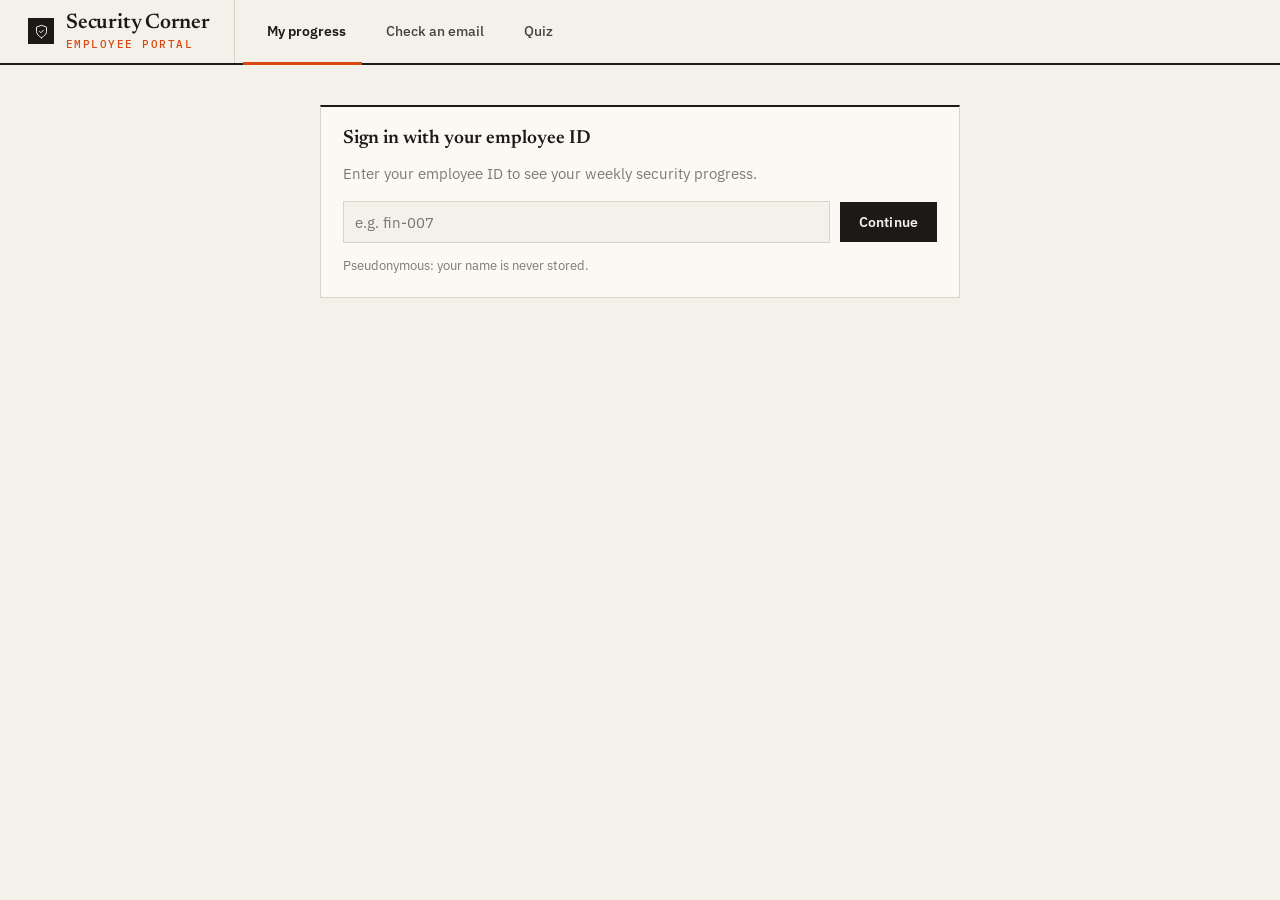
<file: web/learn.html>
<!doctype html>
<html lang="en">
<head>
<meta charset="utf-8">
<meta name="viewport" content="width=device-width,initial-scale=1">
<title>Security Corner</title>
<link rel="stylesheet" href="app.css?v=1795671000">
</head>
<body>
<header class="topbar">
  <div class="brand"><div class="logo" data-icon="shield"></div><div>Security Corner<small>Employee portal</small></div></div>
  <nav class="nav" id="nav">
    <button data-view="progress"><span data-icon="flame"></span><span>My progress</span></button>
    <button data-view="check"><span data-icon="hook"></span><span>Check an email</span></button>
    <button data-view="quiz"><span data-icon="quiz"></span><span>Quiz</span></button>
  </nav>
  <span class="right" id="who"></span>
</header>

<main class="narrow">
  <!-- PROGRESS -->
  <section id="v-progress">
    <div class="card hidden" id="id-card">
      <h2>Sign in with your employee ID</h2>
      <p class="muted" style="margin-top:0">Enter your employee ID to see your weekly security progress.</p>
      <div class="row"><input id="uid" placeholder="e.g. fin-007" style="flex:1"><button class="btn" id="uid-save">Continue</button></div>
      <p class="small muted" style="margin-bottom:0">Pseudonymous: your name is never stored.</p>
    </div>
    <div id="prog-out"></div>
  </section>

  <!-- CHECK -->
  <section id="v-check" class="hidden">
    <h1>Is this phishing?</h1>
    <p class="sub" style="margin-bottom:18px">Paste a suspicious email, including the From line if you can. Nothing is saved.</p>
    <form class="card" id="check-form">
      <textarea id="mail" required style="min-height:200px" placeholder="From: ...&#10;Subject: ...&#10;&#10;Email text"></textarea>
      <div class="row" style="margin-top:12px"><button class="btn"><span data-icon="shield"></span>Check it</button>
        <span class="small muted">Never forward a suspicious email to colleagues. Report it instead.</span></div>
    </form>
    <div id="check-out" style="margin-top:16px"></div>
  </section>

  <!-- QUIZ -->
  <section id="v-quiz" class="hidden">
    <h1>Security quiz</h1>
    <p class="sub" style="margin-bottom:18px">Five quick questions. Scores count towards your team, never by name.</p>
    <div class="card" id="pick">
      <div class="field"><label for="dept">Your department</label><select id="dept"></select></div>
      <div class="field"><label for="quiz">Quiz</label><select id="quiz"></select></div>
      <button class="btn" id="start">Start quiz</button>
    </div>
    <form id="qform" class="hidden stack"></form>
    <div id="result"></div>
  </section>
</main>
<script src="icons.js?v=1795671000"></script>
<script>
const $ = (s) => document.querySelector(s);
const esc = (s) => String(s ?? "").replace(/[&<>"']/g, (c) => ({ "&": "&amp;", "<": "&lt;", ">": "&gt;", '"': "&quot;", "'": "&#39;" }[c]));
const pct = (v) => (v == null ? "–" : Math.round(v * 100) + "%");
const store = { get: (k) => { try { return localStorage.getItem(k); } catch { return null; } },
                set: (k, v) => { try { localStorage.setItem(k, v); } catch {} } };
let QUIZZES = [], UID = new URLSearchParams(location.search).get("u") || store.get("spai_uid") || "";
if (UID) store.set("spai_uid", UID);

async function busy(btn, label, fn) {
  const old = btn.innerHTML; btn.disabled = true; btn.innerHTML = `<span class="spinner"></span>${label}`;
  try { return await fn(); } finally { btn.disabled = false; btn.innerHTML = old; }
}

function showWho() {
  $("#who").innerHTML = UID ? `<span class="pill">${esc(UID)}</span> <a href="#" id="switch">switch</a>` : "";
  if (UID) $("#switch").onclick = (e) => { e.preventDefault(); UID = ""; store.set("spai_uid", ""); showWho(); show("progress"); };
}

// ---------- progress ----------
async function loadProgress() {
  $("#id-card").classList.toggle("hidden", !!UID);
  if (!UID) { $("#prog-out").innerHTML = ""; return; }
  const p = await (await fetch(`/progress/${encodeURIComponent(UID)}`)).json();
  if (!p.found) {
    $("#prog-out").innerHTML = `<div class="card"><div class="empty">${icon("flame")}<b>No activity yet for ${esc(UID)}</b>
      Take a quiz to start your streak.<div style="margin-top:14px"><button class="btn" onclick="show('quiz')">Take a quiz</button></div></div></div>`;
    return;
  }
  const w = p.week, m = p.month;
  const team = p.team.recent_weeks.filter((x) => x.click_rate != null);
  const teamLine = team.length === 2 ? `Your team's click rate went from <b>${pct(team[0].click_rate)}</b> to <b>${pct(team[1].click_rate)}</b>.`
                 : team.length === 1 ? `Your team's click rate this week: <b>${pct(team[0].click_rate)}</b>.` : "";
  $("#prog-out").innerHTML = `
    <div class="hero"><div class="small" style="opacity:.85">${esc(p.department)} · ${p.period[0]} to ${p.period[1]}</div>
      <h2>${esc(p.headline)}</h2>
      <div class="grid4"><div><b>${w.avoided}</b><span>phishing avoided</span></div><div><b>${w.reported}</b><span>reported</span></div>
        <div><b>${pct(w.quiz_avg)}</b><span>quiz average</span></div><div><b>${p.streak_weeks}</b><span>week streak</span></div></div></div>
    ${p.lines.length > 1 || teamLine ? `<div class="card" style="margin-top:16px"><h2>This week</h2><ul class="list">
      ${p.lines.slice(1).map((l) => `<li><span class="ico-bg">${icon(/clicked/i.test(l) ? "alert" : "check")}</span><div class="grow">${esc(l)}</div></li>`).join("")}
      ${teamLine ? `<li><span class="ico-bg">${icon("users")}</span><div class="grow">${teamLine}</div></li>` : ""}</ul></div>` : ""}
    ${p.tips.length ? `<div class="card" style="margin-top:16px"><h2>Tips for next time</h2><ul class="list">${p.tips.map((t) =>
      `<li><span class="ico-bg" style="background:var(--warn-soft);color:var(--warn)">${icon("tip")}</span><div class="grow">${esc(t)}</div></li>`).join("")}</ul></div>` : ""}
    <div class="card" style="margin-top:16px"><h2>Last 30 days</h2>
      <div class="stats3" style="margin:0"><div class="stat"><div class="val">${m.avoided}</div><div class="lbl">avoided</div></div>
      <div class="stat"><div class="val">${m.reported}</div><div class="lbl">reported</div></div>
      <div class="stat"><div class="val">${m.quizzes}</div><div class="lbl">quizzes${m.quiz_avg != null ? ` · avg ${pct(m.quiz_avg)}` : ""}</div></div></div></div>`;
}
$("#uid-save").onclick = () => { UID = $("#uid").value.trim(); if (UID) { store.set("spai_uid", UID); showWho(); loadProgress(); } };
$("#uid").onkeydown = (e) => { if (e.key === "Enter") $("#uid-save").click(); };

// ---------- check ----------
$("#check-form").onsubmit = (e) => {
  e.preventDefault();
  busy($("#check-form .btn"), "Checking", async () => {
    const r = await (await fetch("/check", { method: "POST", headers: { "Content-Type": "application/json" },
      body: JSON.stringify({ text: $("#mail").value }) })).json();
    if (!r.verdict) { $("#check-out").innerHTML = `<div class="card">${esc(r.detail?.[0]?.msg || "Could not check this text.")}</div>`; return; }
    const cls = r.verdict === "likely phishing" ? "bad" : r.verdict === "suspicious" ? "warn" : "good";
    $("#check-out").innerHTML = `<div class="card">
      <div class="verdict ${cls}">${icon(cls === "good" ? "check" : "alert")}<div><b>${esc(r.verdict[0].toUpperCase() + r.verdict.slice(1))}</b>
        <span class="small">risk ${pct(r.risk)}${r.ai ? " · AI-explained" : " · automatic checks"}</span></div></div>
      ${r.explanation ? `<p>${esc(r.explanation)}</p>` : ""}
      ${r.flags.length ? `<h3>Warning signs</h3><ul class="list">${r.flags.map((f) => `<li><span class="ico-bg" style="background:var(--bad-soft);color:var(--bad)">${icon("alert")}</span><div class="grow">${esc(f)}</div></li>`).join("")}</ul>` : ""}
      <h3>What to do</h3><ul>${r.what_to_do.map((f) => `<li>${esc(f)}</li>`).join("")}</ul>
      ${r.sources.length ? `<details><summary>Based on trusted guidance</summary><ul class="small">${r.sources.map((s) => `<li><a href="${esc(s.url)}" target="_blank" rel="noopener">${esc(s.title)}</a></li>`).join("")}</ul></details>` : ""}
    </div>`;
  });
};

// ---------- quiz ----------
async function loadQuiz() {
  const meta = await (await fetch("/meta")).json();
  $("#dept").innerHTML = meta.departments.map((d) => `<option>${esc(d)}</option>`).join("");
  const guess = meta.departments.find((d) => UID.toLowerCase().startsWith(d.slice(0, 3).toLowerCase()));
  if (guess) $("#dept").value = guess;
  QUIZZES = await (await fetch("/quizzes")).json();
  $("#quiz").innerHTML = QUIZZES.map((q, i) => `<option value="${i}">${esc(q.title)}</option>`).join("") || "<option disabled>No quizzes yet</option>";
  $("#start").disabled = !QUIZZES.length;
  if (!QUIZZES.length) $("#pick").innerHTML = `<div class="empty">${icon("quiz")}<b>No quizzes yet</b>Your security team hasn't published one. Check back soon.</div>`;
}
$("#start").onclick = () => {
  const q = QUIZZES[$("#quiz").value];
  $("#pick").classList.add("hidden"); $("#qform").classList.remove("hidden"); $("#result").innerHTML = "";
  $("#qform").innerHTML = q.questions.map((x, i) => `<div class="card"><div class="small muted">Question ${i + 1} of ${q.questions.length}</div>
    <p style="font-weight:600;margin:4px 0 10px">${esc(x.question)}</p>
    ${x.options.map((o, j) => `<label class="opt"><input type="radio" name="q${i}" value="${j}">${esc(o)}</label>`).join("")}
    </div>`).join("") + '<button class="btn block">Submit answers</button>';
  $("#qform").onsubmit = async (e) => {
    e.preventDefault();
    const answers = q.questions.map((_, i) => { const c = document.querySelector(`input[name=q${i}]:checked`); return c ? +c.value : null; });
    const r = await (await fetch(`/quizzes/${q.id}/submit`, { method: "POST", headers: { "Content-Type": "application/json" },
      body: JSON.stringify({ department: $("#dept").value, answers, user_id: UID || null }) })).json();
    $("#qform").classList.add("hidden");
    $("#result").innerHTML = `<div class="hero"><h2>You scored ${pct(r.score)}</h2><div class="small" style="opacity:.85">${r.score >= 0.8 ? "Excellent work." : "Review the explanations below. They're what attackers count on."}</div></div>
      <div class="card" style="margin-top:16px"><ul class="list">${r.results.map((x, i) => `<li style="align-items:flex-start">
        <span class="ico-bg" style="${x.correct ? "background:var(--good-soft);color:var(--good)" : "background:var(--bad-soft);color:var(--bad)"}">${icon(x.correct ? "check" : "alert")}</span>
        <div class="grow"><b>${esc(x.question)}</b><div class="small muted">Answer: ${esc(q.questions[i].options[x.correct_index])}. ${esc(x.explanation)}</div></div></li>`).join("")}</ul>
      <div class="row" style="margin-top:12px"><button class="btn ghost" onclick="location.reload()">Another quiz</button><button class="btn" onclick="show('progress')">See my progress</button></div></div>`;
  };
};

// ---------- nav ----------
const loaders = { progress: loadProgress, quiz: loadQuiz };
function show(view) {
  if (!document.getElementById(`v-${view}`)) view = "progress";
  document.querySelectorAll("main > section").forEach((s) => s.classList.toggle("hidden", s.id !== `v-${view}`));
  document.querySelectorAll("#nav button").forEach((b) => b.classList.toggle("on", b.dataset.view === view));
  history.replaceState(null, "", `${location.search}#${view}`);
  loaders[view]?.();
}
$("#nav").onclick = (e) => { const b = e.target.closest("[data-view]"); if (b) show(b.dataset.view); };
showWho();
show(location.hash.slice(1) || "progress");
</script>
</body>
</html>
</file>
<file: web/app.css>
@import url("https://fonts.googleapis.com/css2?family=Newsreader:opsz,wght@6..72,500;6..72,600&family=IBM+Plex+Sans:wght@400;500;600&family=IBM+Plex+Mono:wght@400;500&display=swap");

/* "Briefing desk" theme: paper, ink, one signal colour. Hairline rules instead of floating cards. */
:root {
  --paper: #f4f1ea; --sheet: #fbf9f4; --ink: #1b1a17; --ink-2: #45423b; --muted: #807a6e; --rule: #d9d3c6; --rule-2: #e8e3d8;
  --signal: #d9480f; --signal-soft: #fbe6dc; --signal-ink: #ffffff;
  --good: #2f6b3a; --good-soft: #e3ecdf; --warn: #9a6a00; --warn-soft: #f4ead2; --bad: #b42318; --bad-soft: #f6dfda;
  --serif: Newsreader, Georgia, "Times New Roman", serif;
  --sans: "IBM Plex Sans", system-ui, "Segoe UI", sans-serif;
  --mono: "IBM Plex Mono", ui-monospace, Consolas, monospace;
  color-scheme: light;
}
@media (prefers-color-scheme: dark) {
  :root:not([data-theme="light"]) {
    --paper: #151412; --sheet: #1c1b18; --ink: #ece6da; --ink-2: #c9c2b4; --muted: #8f887a; --rule: #34312b; --rule-2: #2a2824;
    --signal: #ff7a45; --signal-soft: #3a2218; --signal-ink: #151412;
    --good: #8cc69a; --good-soft: #1f2b21; --warn: #e3b35c; --warn-soft: #2f2716; --bad: #f08a7c; --bad-soft: #351d1a;
    color-scheme: dark;
  }
}
* { box-sizing: border-box; }
html { background: var(--paper); }
body { margin: 0; background: var(--paper); color: var(--ink); font: 15px/1.6 var(--sans); -webkit-font-smoothing: antialiased; }
a { color: var(--ink); text-decoration: underline; text-decoration-color: var(--signal); text-underline-offset: 3px; }
a:hover { color: var(--signal); }
svg.i { width: 16px; height: 16px; flex: none; stroke: currentColor; fill: none; stroke-width: 1.6; stroke-linecap: square; }
.hidden { display: none !important; }
.muted { color: var(--muted); }
.small { font-size: 13px; }
::selection { background: var(--signal); color: var(--signal-ink); }

/* ---------- masthead (the old sidebar becomes a top bar) ---------- */
.shell { display: block; min-height: 100vh; }
aside { display: flex; align-items: stretch; gap: 0; border-bottom: 2px solid var(--ink); background: var(--paper);
        position: sticky; top: 0; z-index: 5; padding: 0 32px; }
.brand { display: flex; align-items: center; gap: 12px; padding: 14px 28px 14px 0; margin-right: 8px; border-right: 1px solid var(--rule);
         font: 600 21px/1 var(--serif); letter-spacing: -.01em; white-space: nowrap; }
.brand small { display: block; font: 500 10.5px/1 var(--mono); letter-spacing: .14em; text-transform: uppercase; color: var(--signal); margin-top: 5px; }
.logo { width: 26px; height: 26px; background: var(--ink); color: var(--paper); display: grid; place-items: center; }
.logo svg.i { width: 15px; height: 15px; }
.nav { display: flex; align-items: stretch; }
.nav button, .nav a { white-space: nowrap; display: flex; align-items: center; gap: 8px; padding: 0 16px; border: 0; background: none; color: var(--ink-2);
  font: 500 14px var(--sans); cursor: pointer; text-decoration: none; border-bottom: 3px solid transparent; margin-bottom: -2px; }
.nav button svg.i, .nav a svg.i { display: none; }
.nav button:hover, .nav a:hover { color: var(--ink); }
.nav button.on { color: var(--ink); border-bottom-color: var(--signal); font-weight: 600; }
.nav .sep { width: 1px; background: var(--rule); margin: 12px 8px; }
.nav a { color: var(--muted); font-size: 13px; }
.side-foot { margin-left: auto; align-self: center; font: 12px/1.5 var(--mono); color: var(--muted); text-align: right; white-space: nowrap; }
.dot { display: inline-block; width: 7px; height: 7px; background: var(--good); margin-right: 6px; vertical-align: 1px; }

main { max-width: 1160px; margin: 0 auto; padding: 36px 32px 90px; }
.page-head { display: flex; align-items: flex-end; justify-content: space-between; gap: 16px; padding-bottom: 18px; margin-bottom: 26px;
             border-bottom: 1px solid var(--rule); flex-wrap: wrap; }
h1 { font: 600 34px/1.1 var(--serif); margin: 0; letter-spacing: -.015em; }
h2 { font: 600 19px/1.25 var(--serif); margin: 0 0 12px; }
h3 { font: 500 11px/1 var(--mono); letter-spacing: .12em; text-transform: uppercase; color: var(--muted); margin: 22px 0 10px; }
.sub { color: var(--ink-2); margin: 8px 0 0; max-width: 62ch; }

/* ---------- panels: ruled, square, no shadows ---------- */
.card { background: var(--sheet); border: 1px solid var(--rule); border-top: 2px solid var(--ink); padding: 20px 22px; }
.stack > * + * { margin-top: 20px; }
.card-head { display: flex; align-items: baseline; justify-content: space-between; gap: 12px; margin-bottom: 10px; }
.card-head h2 { margin: 0; }
.card-head a, .card-head > span { font: 12px var(--mono); color: var(--muted); }
.cols { display: grid; grid-template-columns: 1.15fr 1fr; gap: 24px; align-items: start; }
.cols-create { display: grid; grid-template-columns: 360px 1fr; gap: 28px; align-items: start; }
.cols > *, .cols-create > * { min-width: 0; }
.sticky { position: sticky; top: 84px; }

/* KPI strip: one ruled row, big serif figures */
.kpis { display: grid; grid-template-columns: repeat(4, 1fr); border-top: 2px solid var(--ink); border-bottom: 1px solid var(--rule); margin-bottom: 28px; }
.kpi { padding: 16px 20px 18px; border-left: 1px solid var(--rule); }
.kpi:first-child { border-left: 0; padding-left: 0; }
.kpi .lbl { font: 500 11px var(--mono); letter-spacing: .1em; text-transform: uppercase; color: var(--muted); }
.kpi .lbl .ico-bg { display: none; }
.kpi .val { font: 600 44px/1.05 var(--serif); margin-top: 8px; letter-spacing: -.02em; }
.kpi .hint { font-size: 13px; color: var(--ink-2); margin-top: 2px; }
.ico-bg { display: inline-grid; place-items: center; color: var(--muted); }

/* numbered risk list on the overview */
#ov-risks { counter-reset: r; }
#ov-risks li { counter-increment: r; }
#ov-risks li .ico-bg { display: none; }
#ov-risks li::before { content: counter(r, decimal-leading-zero); font: 500 13px var(--mono); color: var(--signal); width: 24px; flex: none; align-self: flex-start; padding-top: 2px; }
.list li .ico-bg svg.i { width: 16px; height: 16px; }

/* ---------- forms ---------- */
label { display: block; font: 500 11px var(--mono); letter-spacing: .1em; text-transform: uppercase; color: var(--muted); margin: 0 0 6px; }
.field { margin-bottom: 18px; }
input, select, textarea { width: 100%; font: 15px var(--sans); color: var(--ink); background: var(--paper); border: 1px solid var(--rule);
  border-radius: 0; padding: 9px 11px; }
input, select { height: 42px; }
input:focus, select:focus, textarea:focus { outline: 2px solid var(--signal); outline-offset: -1px; border-color: var(--signal); }
#topic { font: 500 20px var(--serif); height: 50px; border-width: 0 0 2px; border-color: var(--ink); background: transparent; padding-left: 0; }
#topic:focus { outline: 0; border-color: var(--signal); }
textarea { min-height: 110px; resize: vertical; line-height: 1.5; }
.two { display: grid; grid-template-columns: 1fr 1fr; gap: 12px; }
.formats { display: grid; grid-template-columns: 1fr 1fr; border-top: 1px solid var(--rule); border-left: 1px solid var(--rule); }
.fmt { display: flex; align-items: center; gap: 10px; border: 0; border-right: 1px solid var(--rule); border-bottom: 1px solid var(--rule);
       padding: 11px 12px; cursor: pointer; background: transparent; color: var(--ink-2); font: 500 14px var(--sans); text-align: left; }
.fmt svg.i { color: var(--muted); }
.fmt:hover { background: var(--paper); color: var(--ink); }
.fmt.on { background: var(--ink); color: var(--paper); }
.fmt.on svg.i { color: var(--signal); }
.fmt-desc { font-size: 13px; color: var(--muted); margin: 10px 0 0; min-height: 40px; }

.btn { display: inline-flex; align-items: center; justify-content: center; gap: 8px; background: var(--ink); color: var(--paper); border: 1px solid var(--ink);
  border-radius: 0; padding: 10px 18px; font: 600 14px var(--sans); cursor: pointer; text-decoration: none; letter-spacing: .01em; }
.btn:hover { background: var(--signal); border-color: var(--signal); color: var(--signal-ink); }
.btn.block { width: 100%; padding: 13px; }
#gen-btn { background: var(--signal); border-color: var(--signal); color: var(--signal-ink); }
#gen-btn:hover { background: var(--ink); border-color: var(--ink); color: var(--paper); }
.btn.ghost { background: transparent; color: var(--ink); border-color: var(--rule); }
.btn.ghost:hover { border-color: var(--ink); color: var(--ink); background: var(--paper); }
.btn.sm { padding: 5px 11px; font-size: 13px; }
.btn:disabled { opacity: .45; cursor: not-allowed; }
.row { display: flex; gap: 10px; align-items: center; flex-wrap: wrap; }
.chips { display: flex; gap: 0; flex-wrap: wrap; border: 1px solid var(--rule); width: fit-content; max-width: 100%; }
.chip { border: 0; border-right: 1px solid var(--rule); background: var(--sheet); color: var(--ink-2); padding: 7px 14px; font: 500 13px var(--sans);
        cursor: pointer; text-decoration: none; }
.chip:last-child { border-right: 0; }
.chip:hover { color: var(--ink); background: var(--paper); }
.chip.on { background: var(--ink); color: var(--paper); }
a.chip { font-family: var(--mono); font-size: 12.5px; }

details > summary { cursor: pointer; color: var(--ink-2); font: 500 12px var(--mono); letter-spacing: .06em; text-transform: uppercase; list-style: none; }
details > summary::-webkit-details-marker { display: none; }
details > summary::before { content: "+ "; color: var(--signal); }
details[open] > summary::before { content: "− "; }

/* ---------- lists / tables ---------- */
.list { list-style: none; padding: 0; margin: 0; }
.list li { display: flex; gap: 14px; align-items: center; padding: 13px 0; border-bottom: 1px solid var(--rule-2); }
.list li:last-child { border-bottom: 0; }
.list li.click { cursor: pointer; padding: 12px 8px; margin: 0 -8px; }
.list li.click:hover { background: var(--paper); }
.list li.click:hover .t { color: var(--signal); }
.list .grow { flex: 1; min-width: 0; }
.list .t { font-weight: 600; overflow: hidden; text-overflow: ellipsis; white-space: nowrap; }
.list li.on { background: var(--signal-soft); }
table { width: 100%; border-collapse: collapse; font-size: 14px; font-variant-numeric: tabular-nums; }
th { text-align: left; font: 500 11px var(--mono); letter-spacing: .1em; text-transform: uppercase; color: var(--muted); padding: 8px 10px 8px 0;
     border-bottom: 1px solid var(--ink); }
td { padding: 10px 10px 10px 0; border-bottom: 1px solid var(--rule-2); }

.pill { display: inline-flex; align-items: center; gap: 5px; font: 500 11px var(--mono); letter-spacing: .06em; text-transform: uppercase;
        padding: 3px 7px; border: 1px solid var(--rule); color: var(--ink-2); white-space: nowrap; background: transparent; }
.pill svg.i { width: 12px; height: 12px; }
.pill.good { color: var(--good); border-color: currentColor; }
.pill.warn { color: var(--warn); border-color: currentColor; }
.pill.bad { color: var(--bad); border-color: currentColor; background: var(--bad-soft); }
.pill.acc { color: var(--ink); border-color: var(--ink); }

.empty { padding: 44px 24px; color: var(--muted); border: 1px dashed var(--rule); text-align: left; }
.card .empty, .card.empty { border-left: 0; border-right: 0; border-bottom: 0; }
.card .empty { border: 0; padding: 30px 4px; }
.empty svg.i { display: none; }
.empty b { display: block; font: 600 20px var(--serif); color: var(--ink); margin-bottom: 6px; }

/* ---------- draft document ---------- */
.doc { color: var(--ink-2); font-size: 15.5px; max-width: 70ch; }
.doc h2, .doc h3, .doc h4 { font: 600 19px/1.3 var(--serif); letter-spacing: 0; text-transform: none; color: var(--ink); margin: 26px 0 6px; }
.doc .cite { font: 500 10px var(--mono); vertical-align: super; color: var(--signal); text-decoration: none; margin-left: 1px; }
.doc .cite::before { content: "["; } .doc .cite::after { content: "]"; }
.doc .org { font: 500 10px var(--mono); vertical-align: super; color: var(--muted); }
.doc-title { font: 600 30px/1.15 var(--serif); margin: 16px 0 6px; letter-spacing: -.015em; }
.toolbar { display: flex; gap: 8px; align-items: center; flex-wrap: wrap; padding-top: 16px; margin-top: 24px; border-top: 1px solid var(--rule); }
.notice { display: flex; gap: 10px; align-items: center; padding: 9px 12px; border-left: 3px solid var(--warn); background: var(--warn-soft); color: var(--warn);
          font-size: 13.5px; margin-top: 14px; }
.tabs { display: flex; gap: 22px; border-bottom: 1px solid var(--rule); margin: 18px 0 14px; }
.tabs button { background: none; border: 0; padding: 9px 0; font: 500 12px var(--mono); letter-spacing: .08em; text-transform: uppercase;
               color: var(--muted); cursor: pointer; border-bottom: 2px solid transparent; margin-bottom: -1px; }
.tabs button.on { color: var(--ink); border-bottom-color: var(--signal); }
.mail { border: 1px solid var(--rule); background: var(--paper); font-size: 14.5px; }
.mail-head { padding: 12px 16px; font: 13px/1.7 var(--mono); border-bottom: 1px dashed var(--rule); color: var(--ink-2); }
.mail-head b { color: var(--muted); font-weight: 500; display: inline-block; width: 70px; }
.mail-body { padding: 16px; }
.scorebar { display: grid; grid-template-columns: 130px 1fr 44px; gap: 10px 14px; align-items: center; font-size: 13.5px; }
.scorebar > span:nth-child(3n) { font: 13px var(--mono); text-align: right; }

/* ---------- bars ---------- */
.bar { height: 6px; background: var(--rule-2); overflow: hidden; }
.bar > i { display: block; height: 100%; background: var(--ink); }
.bar.bad > i { background: var(--bad); } .bar.good > i { background: var(--good); } .bar.warn > i { background: var(--warn); }
.funnel { display: grid; grid-template-columns: 120px 1fr 52px; gap: 10px 14px; align-items: center; font-size: 13.5px; }
.funnel > span:nth-child(3n) { font-family: var(--mono); text-align: right; }
.stats3 { display: grid; grid-template-columns: repeat(3, 1fr); border-top: 1px solid var(--rule); border-bottom: 1px solid var(--rule); margin: 6px 0 18px; }
.stat { padding: 12px 16px; border-left: 1px solid var(--rule); }
.stat:first-child { border-left: 0; padding-left: 0; }
.stat .val { font: 600 30px/1.1 var(--serif); }
.stat .lbl { font: 500 11px var(--mono); letter-spacing: .1em; text-transform: uppercase; color: var(--muted); }

/* ---------- generating ---------- */
.steps { list-style: none; padding: 0; margin: 16px 0 0; font: 13.5px var(--mono); counter-reset: s; }
.steps li { display: flex; gap: 12px; align-items: center; padding: 7px 0; color: var(--muted); border-bottom: 1px solid var(--rule-2); counter-increment: s; }
.steps li::before { content: counter(s, decimal-leading-zero); width: 22px; }
.steps li.on { color: var(--ink); }
.steps li.on::after { content: "▌"; color: var(--signal); animation: blink 1s steps(2) infinite; }
.steps li.done { color: var(--ink-2); text-decoration: line-through; text-decoration-color: var(--rule); }
.steps .b { display: none; }
@keyframes blink { 50% { opacity: 0; } }
.skeleton { height: 10px; background: var(--rule-2); margin: 12px 0; animation: pulse 1.4s ease-in-out infinite; }
@keyframes pulse { 50% { opacity: .45; } }

.toast { position: fixed; bottom: 24px; left: 32px; background: var(--ink); color: var(--paper); padding: 12px 16px; border-left: 4px solid var(--signal);
         font-size: 14px; max-width: 440px; z-index: 10; }
.spinner { display: inline-block; width: 12px; height: 12px; border: 2px solid currentColor; border-right-color: transparent; border-radius: 50%;
           animation: spin .8s linear infinite; }
@keyframes spin { to { transform: rotate(360deg); } }

/* ---------- employee portal + recipient pages ---------- */
.topbar { display: flex; align-items: stretch; padding: 0 28px; border-bottom: 2px solid var(--ink); background: var(--paper);
          position: sticky; top: 0; z-index: 5; flex-wrap: wrap; }
.topbar .brand { padding: 13px 24px 13px 0; }
.topbar .right { margin-left: auto; align-self: center; font: 12.5px var(--mono); color: var(--muted); }
main.narrow { max-width: 680px; padding: 40px 20px 90px; }
.hero { border-top: 2px solid var(--ink); border-bottom: 1px solid var(--rule); padding: 18px 0 0; }
.hero > .small { font: 500 11px var(--mono); letter-spacing: .1em; text-transform: uppercase; color: var(--signal); opacity: 1 !important; }
.hero h2 { font: 600 30px/1.15 var(--serif); margin: 8px 0 0; }
.hero .grid4 { display: grid; grid-template-columns: repeat(4, 1fr); margin-top: 20px; border-top: 1px solid var(--rule); }
.hero .grid4 div { padding: 12px 14px 14px; border-left: 1px solid var(--rule); }
.hero .grid4 div:first-child { border-left: 0; padding-left: 0; }
.hero .grid4 b { display: block; font: 600 34px/1.1 var(--serif); }
.hero .grid4 span { font: 500 11px var(--mono); letter-spacing: .08em; text-transform: uppercase; color: var(--muted); }
.verdict { display: flex; gap: 14px; align-items: center; padding: 14px 16px; border-left: 4px solid currentColor; margin-bottom: 10px; }
.verdict.bad { background: var(--bad-soft); color: var(--bad); } .verdict.warn { background: var(--warn-soft); color: var(--warn); }
.verdict.good { background: var(--good-soft); color: var(--good); }
.verdict b { font: 600 22px var(--serif); display: block; }
.verdict .small { font-family: var(--mono); }
.opt { display: flex; gap: 12px; align-items: center; padding: 11px 12px; border: 1px solid var(--rule); border-top-width: 0; cursor: pointer;
       font: 400 15px var(--sans); letter-spacing: 0; text-transform: none; color: var(--ink); margin: 0; }
.opt:first-of-type { border-top-width: 1px; }
.opt:hover { background: var(--paper); }
.opt:has(input:checked) { background: var(--ink); color: var(--paper); }
.opt input { width: auto; height: auto; margin: 0; accent-color: var(--signal); }
body.recipient main { padding-top: 60px; }
body.recipient form input { margin-bottom: 10px; }

/* ---------- responsive ---------- */
@media (max-width: 1050px) {
  .cols-create, .cols { grid-template-columns: 1fr; } .sticky { position: static; }
  .kpis { grid-template-columns: repeat(2, 1fr); } .kpi:nth-child(3) { border-left: 0; padding-left: 0; }
  .side-foot { display: none; }
}
@media (max-width: 760px) {
  aside, .topbar { padding: 0 16px; overflow-x: auto; }
  .brand { font-size: 18px; padding-right: 14px; } .brand small { display: none; }
  .nav button, .nav a { padding: 12px 10px; } .nav a, .nav .sep { display: none; }
  main { padding: 24px 16px 60px; } h1 { font-size: 28px; }
  .kpi .val { font-size: 34px; }
  .hero .grid4 { grid-template-columns: repeat(2, 1fr); } .hero .grid4 div:nth-child(3) { border-left: 0; padding-left: 0; }
}

.card.empty { border: 1px solid var(--rule); border-top: 2px solid var(--ink); padding: 26px 24px; }
</file>
